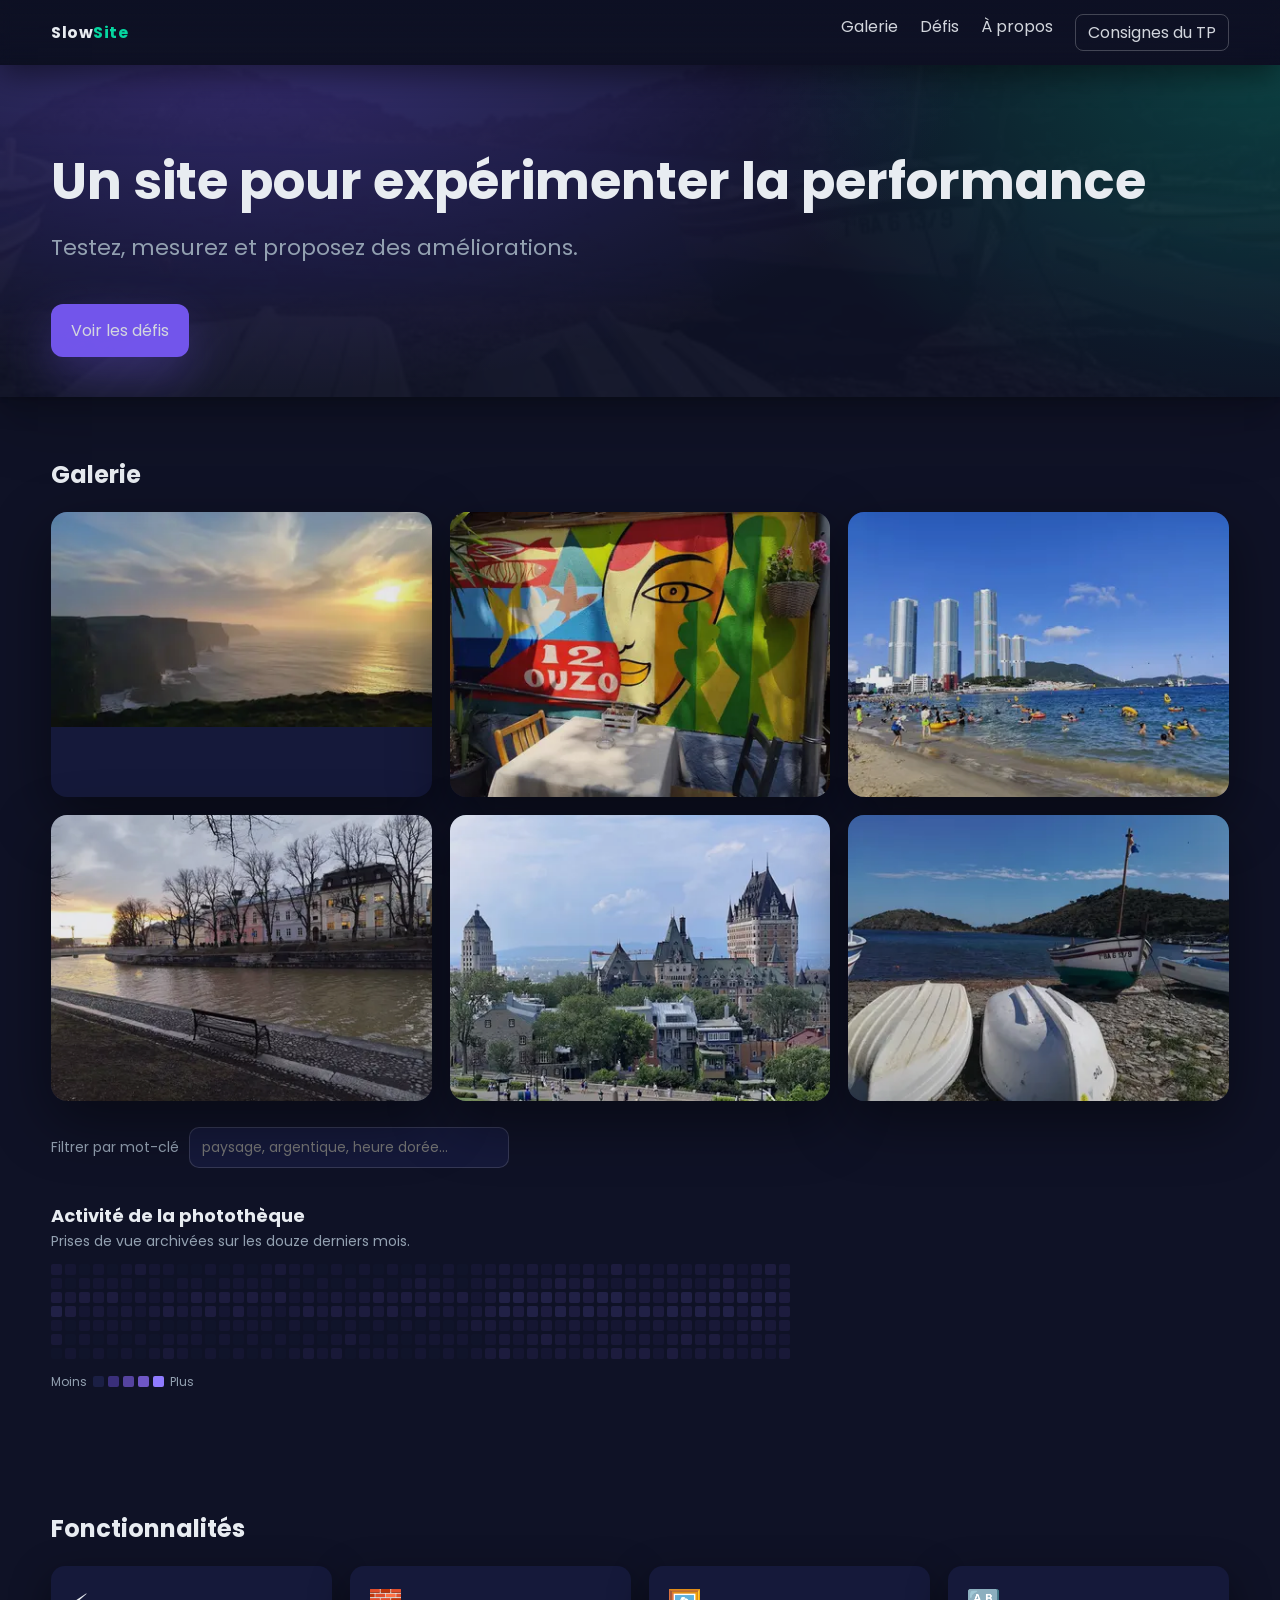
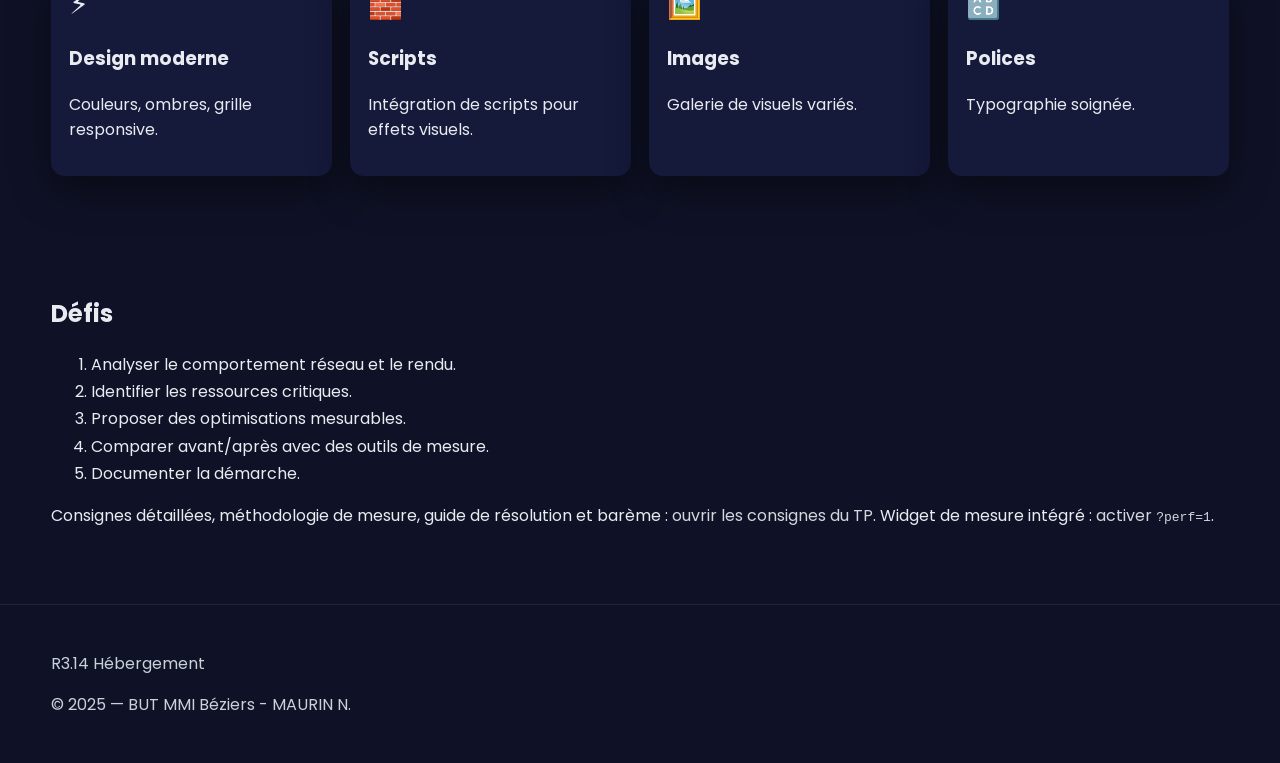
<file: index.html>
<!DOCTYPE html>
<html lang="fr">
  <head>
    <meta charset="utf-8" />
    <meta name="viewport" content="width=device-width, initial-scale=1" />
    <title>Site non optimisé...</title>

    <link rel="icon" type="image/svg+xml" href="img/favicon.svg" />
    <link rel="icon" type="image/png" sizes="32x32" href="img/favicon-32.png" />

    <link rel="preconnect" href="https://fonts.googleapis.com" />
    <link rel="preconnect" href="https://fonts.gstatic.com" crossorigin />
    <link rel="stylesheet" href="https://fonts.googleapis.com/css2?family=Poppins:wght@400;600&display=swap" />
    <link rel="stylesheet" href="css/styles.css" />

    <script src="js/app.js" defer></script>

    <!-- ===== Infrastructure du TP : hors exercice =====================
         Le bouton « Consignes » et sa fenêtre ne font pas partie du site à
         optimiser. Inutile de les analyser, les optimiser ou les supprimer.
         Volontairement en ligne : aucune requête supplémentaire, et rien ne
         casse quand vous réécrivez css/styles.css ou js/app.js.
         ================================================================ -->
    <style>
      .tp-link{border:1px solid rgba(255,255,255,.25);border-radius:8px;padding:5px 12px}
      .tp-link:hover{background:rgba(255,255,255,.08)}
      /* Cette entrée de menu supplémentaire fait déborder la barre sur petit
         écran : on autorise le retour à la ligne. */
      @media (max-width:640px){
        .menu{flex-wrap:wrap;justify-content:flex-end;gap:8px 14px}
      }
      #tp-modal{width:min(1000px,94vw);height:min(86vh,900px);padding:0;border:0;
        border-radius:14px;background:#0f1226;color:#E8ECF1;overflow:hidden}
      #tp-modal::backdrop{background:rgba(4,6,18,.72)}
      .tp-modal-bar{display:flex;align-items:center;justify-content:space-between;
        gap:12px;padding:10px 14px;border-bottom:1px solid rgba(255,255,255,.12);
        font:600 15px/1.3 system-ui,Segoe UI,Roboto,Arial,sans-serif}
      .tp-modal-bar button{background:transparent;color:#E8ECF1;cursor:pointer;
        border:1px solid rgba(255,255,255,.25);border-radius:8px;padding:5px 11px;font:inherit}
      .tp-modal-bar button:hover{background:rgba(255,255,255,.1)}
      #tp-modal iframe{display:block;width:100%;height:calc(100% - 45px);border:0}
    </style>
  </head>
  <body>
    <div class="topbar">
      <div class="container nav">
        <div class="logo">Slow<span>Site</span></div>
        <div class="menu">
          <a href="#galerie">Galerie</a>
          <a href="#defis">Défis</a>
          <a href="#apropos">À propos</a>
          <a class="tp-link js-consignes" href="consignes.html">Consignes du TP</a>
        </div>
      </div>
    </div>

    <div class="hero">
      <div class="container hero-inner">
        <div class="hero-text">
          <h1>Un site pour expérimenter la performance</h1>
          <p>Testez, mesurez et proposez des améliorations.</p>
          <a class="cta" href="#defis">Voir les défis</a>
        </div>
      </div>
    </div>

    <div id="galerie" class="section gallery">
      <div class="container">
        <h2>Galerie</h2>
        <div class="grid">
          <div class="card" data-mots="paysage montagne aube brume grand angle">
            <a href="img1.html"><picture><source type="image/webp" srcset="img/img1-400.webp 400w, img/img1-800.webp 800w, img/img1-1200.webp 1200w" sizes="(max-width:560px) 92vw, (max-width:900px) 46vw, (max-width:1304px) 30vw, 376px"><img src="img/img1.jpg" alt="Image 1" width="1200" height="677" decoding="async" /></picture></a>
          </div>
          <div class="card" data-mots="architecture ville façade contraste élevé">
            <a href="img2.html"><picture><source type="image/webp" srcset="img/img2-400.webp 400w, img/img2-800.webp 800w, img/img2-1200.webp 1200w" sizes="(max-width:560px) 92vw, (max-width:900px) 46vw, (max-width:1304px) 30vw, 376px"><img src="img/img2.jpg" alt="Image 2" width="1200" height="900" decoding="async" /></picture></a>
          </div>
          <div class="card" data-mots="portrait studio clair-obscur noir profond">
            <a href="img3.html"><picture><source type="image/webp" srcset="img/img3-400.webp 400w, img/img3-800.webp 800w, img/img3-1200.webp 1200w" sizes="(max-width:560px) 92vw, (max-width:900px) 46vw, (max-width:1304px) 30vw, 376px"><img src="img/img3.jpg" alt="Image 3" width="1200" height="900" decoding="async" /></picture></a>
          </div>
          <div class="card" data-mots="littoral falaise heure dorée pose longue">
            <a href="img4.html"><picture><source type="image/webp" srcset="img/img4-400.webp 400w, img/img4-800.webp 800w, img/img4-1200.webp 1200w" sizes="(max-width:560px) 92vw, (max-width:900px) 46vw, (max-width:1304px) 30vw, 376px"><img src="img/img4.jpg" alt="Image 4" width="1200" height="900" loading="lazy" decoding="async" /></picture></a>
          </div>
          <div class="card" data-mots="photo de rue ruelle silhouette monochrome">
            <a href="img5.html"><picture><source type="image/webp" srcset="img/img5-400.webp 400w, img/img5-800.webp 800w, img/img5-1200.webp 1200w" sizes="(max-width:560px) 92vw, (max-width:900px) 46vw, (max-width:1304px) 30vw, 376px"><img src="img/img5.jpg" alt="Image 5" width="1200" height="900" loading="lazy" decoding="async" /></picture></a>
          </div>
          <div class="card" data-mots="forêt sentier lumière rasante macro">
            <a href="img6.html"><picture><source type="image/webp" srcset="img/img6-400.webp 400w, img/img6-800.webp 800w, img/img6-1200.webp 1200w" sizes="(max-width:560px) 92vw, (max-width:900px) 46vw, (max-width:1304px) 30vw, 376px"><img src="img/img6.jpg" alt="Image 6" width="1200" height="900" loading="lazy" decoding="async" /></picture></a>
          </div>
        </div>
        <div class="gallery-filter">
          <label for="q">Filtrer par mot-clé</label>
          <input id="q" type="search" list="motscles" autocomplete="off"
                 placeholder="paysage, argentique, heure dorée…" />
          <datalist id="motscles"></datalist>
          <p id="filter-info" class="filter-info"></p>
        </div>

        <div class="activity">
          <h3 class="activity-title">Activité de la photothèque</h3>
          <p class="activity-sub">Prises de vue archivées sur les douze derniers mois.</p>
          <div class="activity-scroll">
            <div id="calendrier" class="calendar"></div>
          </div>
          <p class="activity-legend">
            <span>Moins</span>
            <i class="lvl lvl-0"></i><i class="lvl lvl-1"></i><i class="lvl lvl-2"></i><i class="lvl lvl-3"></i><i class="lvl lvl-4"></i>
            <span>Plus</span>
          </p>
        </div>
      </div>
    </div>

    <div id="apropos" class="section features">
      <div class="container">
        <h2>Fonctionnalités</h2>
        <div class="features-grid">
          <div class="feature">
            <div class="icon">⚡</div>
            <h3>Design moderne</h3>
            <p>Couleurs, ombres, grille responsive.</p>
          </div>
          <div class="feature">
            <div class="icon">🧱</div>
            <h3>Scripts</h3>
            <p>Intégration de scripts pour effets visuels.</p>
          </div>
          <div class="feature">
            <div class="icon">🖼️</div>
            <h3>Images</h3>
            <p>Galerie de visuels variés.</p>
          </div>
          <div class="feature">
            <div class="icon">🔠</div>
            <h3>Polices</h3>
            <p>Typographie soignée.</p>
          </div>
        </div>
      </div>
    </div>

    <div id="defis" class="section challenges">
      <div class="container">
        <h2>Défis</h2>
        <ol>
          <li>Analyser le comportement réseau et le rendu.</li>
          <li>Identifier les ressources critiques.</li>
          <li>Proposer des optimisations mesurables.</li>
          <li>Comparer avant/après avec des outils de mesure.</li>
          <li>Documenter la démarche.</li>
        </ol>
        <p>
          Consignes détaillées, méthodologie de mesure, guide de résolution et
          barème : <a class="js-consignes" href="consignes.html">ouvrir les
          consignes du TP</a>. Widget de mesure intégré :
          <a href="?perf=1">activer <code>?perf=1</code></a>.
        </p>
      </div>
    </div>

    <div class="footer">
      <div class="container">
        <p>R3.14 Hébergement</p>
        <p>© 2025 — BUT MMI Béziers - MAURIN N.</p>
      </div>
    </div>

    <!-- ===== Infrastructure du TP : hors exercice ===================== -->
    <dialog id="tp-modal" aria-labelledby="tp-modal-titre">
      <div class="tp-modal-bar">
        <span id="tp-modal-titre">Consignes du TP</span>
        <span>
          <a class="tp-link" href="consignes.html" target="_blank" rel="noopener">Ouvrir dans un onglet</a>
          <button type="button" data-tp-close>Fermer</button>
        </span>
      </div>
      <iframe title="Consignes du TP" data-src="consignes.html"></iframe>
    </dialog>

    <script>
      /* Ouvre les consignes en fenêtre modale. Sans JavaScript, ou si
         <dialog> n'est pas supporté, les liens naviguent normalement vers
         consignes.html : le contenu reste accessible dans tous les cas.
         L'iframe n'est chargée qu'à la première ouverture, pour ne rien
         ajouter au chargement de la page mesurée. */
      (function () {
        var modal = document.getElementById('tp-modal');
        var liens = document.querySelectorAll('.js-consignes');
        if (!modal || !liens.length || typeof modal.showModal !== 'function') return;

        var frame = modal.querySelector('iframe');
        for (var i = 0; i < liens.length; i++) {
          liens[i].addEventListener('click', function (e) {
            e.preventDefault();
            if (!frame.getAttribute('src')) {
              frame.setAttribute('src', frame.dataset.src);
            }
            modal.showModal();
          });
        }
        modal.querySelector('[data-tp-close]').addEventListener('click', function () {
          modal.close();
        });
        // Échap ne remonte pas d'une iframe vers le <dialog> parent : on
        // écoute donc aussi dans le document embarqué (même origine).
        frame.addEventListener('load', function () {
          try {
            frame.contentDocument.addEventListener('keydown', function (e) {
              if (e.key === 'Escape') modal.close();
            });
          } catch (err) { /* origine différente : la touche Échap n'agira pas */ }
        });
        // Clic sur le fond sombre : la cible est alors le <dialog> lui-même.
        modal.addEventListener('click', function (e) {
          if (e.target === modal) modal.close();
        });
      })();
      /* ================================================================ */

      if (new URLSearchParams(location.search).has('perf')) {
        var s = document.createElement('script');
        s.src = 'js/metrics.js';
        s.defer = true;
        document.head.appendChild(s);
      }
    </script>
  </body>
</html>
</file>
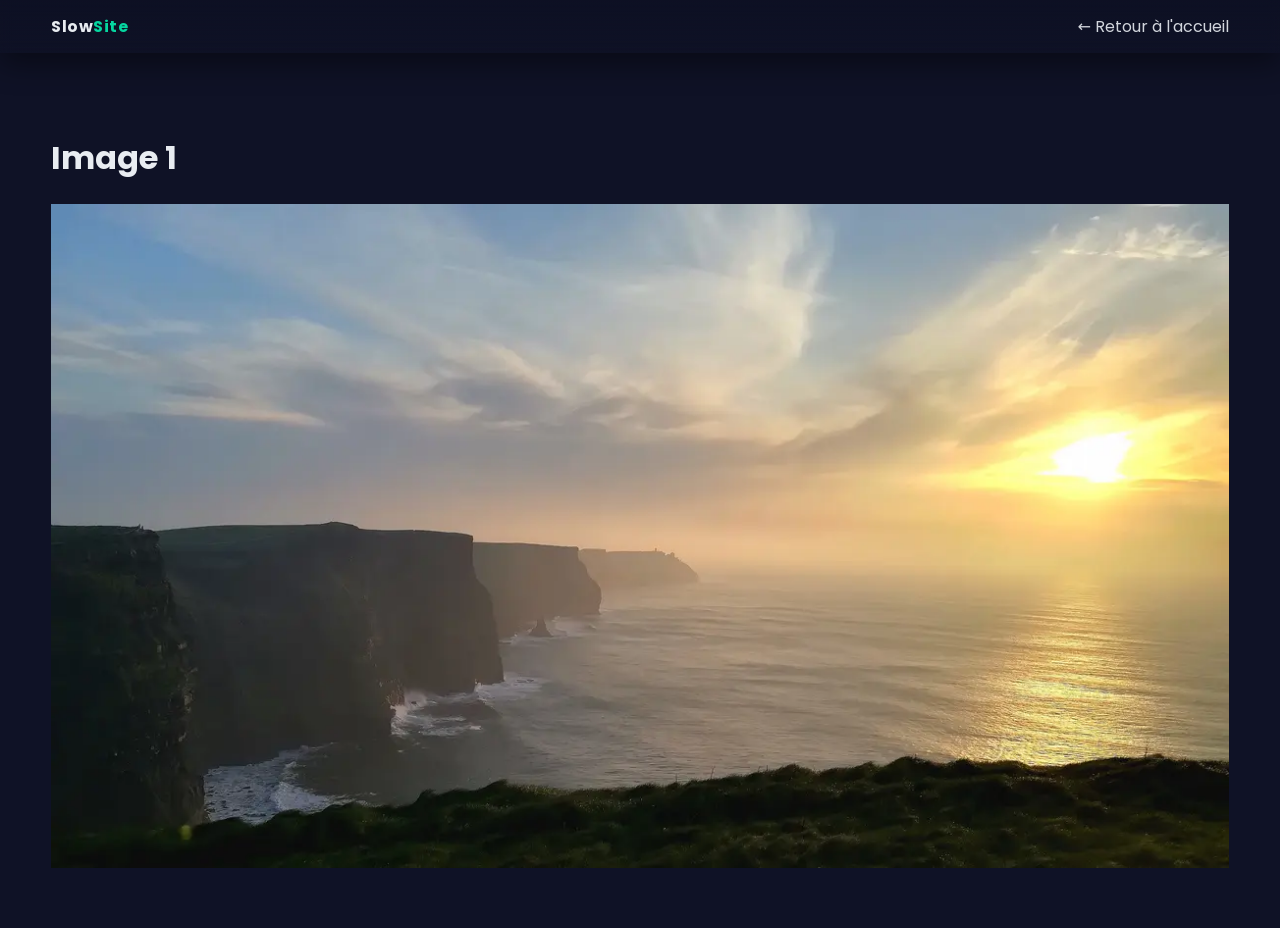
<file: img1.html>
<!DOCTYPE html>
<html lang="fr">
<head>
  <meta charset="utf-8" />
  <meta name="viewport" content="width=device-width, initial-scale=1" />
  <title>Image 1</title>
  <link rel="icon" type="image/svg+xml" href="img/favicon.svg">
  <link rel="icon" type="image/png" sizes="32x32" href="img/favicon-32.png">
  <link rel="preconnect" href="https://fonts.googleapis.com">
  <link rel="preconnect" href="https://fonts.gstatic.com" crossorigin>
  <link rel="stylesheet" href="https://fonts.googleapis.com/css2?family=Poppins:wght@400;600&display=swap">
  <link rel="stylesheet" href="css/styles.css">
</head>
<body>
  <div class="topbar"><div class="container nav"><div class="logo">Slow<span>Site</span></div><div class="menu"><a href="index.html">← Retour à l'accueil</a></div></div></div>
  <div class="section image-page"><div class="container">
    <h1>Image 1</h1>
    <div class="image-wrapper"><picture><source type="image/webp" srcset="img/img1-800.webp 800w, img/img1-1200.webp 1200w, img/img1-1600.webp 1600w" sizes="(max-width:1304px) 92vw, 1200px"><img src="img/img1.jpg" alt="Image 1" width="1200" height="677" fetchpriority="high"></picture></div>
  </div></div>
  <script>
    if (new URLSearchParams(location.search).has('perf')) {
      var s = document.createElement('script');
      s.src = 'js/metrics.js'; s.defer = true; document.head.appendChild(s);
    }
  </script>
</body>
</html>
</file>
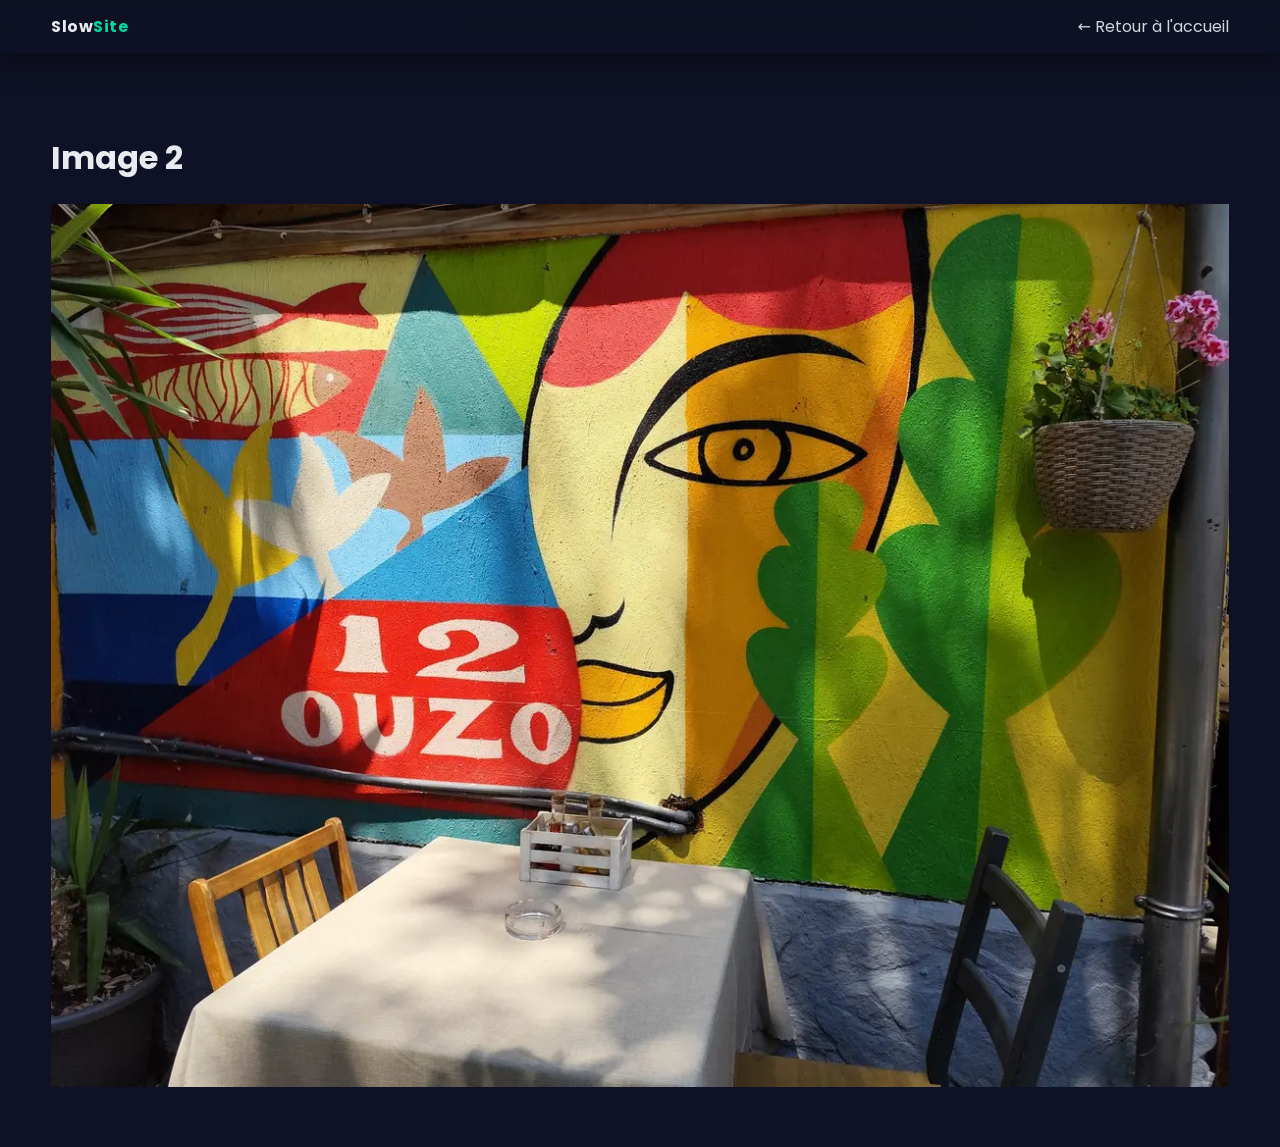
<file: img2.html>
<!DOCTYPE html>
<html lang="fr">
<head>
  <meta charset="utf-8" />
  <meta name="viewport" content="width=device-width, initial-scale=1" />
  <title>Image 2</title>
  <link rel="icon" type="image/svg+xml" href="img/favicon.svg">
  <link rel="icon" type="image/png" sizes="32x32" href="img/favicon-32.png">
  <link rel="preconnect" href="https://fonts.googleapis.com">
  <link rel="preconnect" href="https://fonts.gstatic.com" crossorigin>
  <link rel="stylesheet" href="https://fonts.googleapis.com/css2?family=Poppins:wght@400;600&display=swap">
  <link rel="stylesheet" href="css/styles.css">
</head>
<body>
  <div class="topbar"><div class="container nav"><div class="logo">Slow<span>Site</span></div><div class="menu"><a href="index.html">← Retour à l'accueil</a></div></div></div>
  <div class="section image-page"><div class="container">
    <h1>Image 2</h1>
    <div class="image-wrapper"><picture><source type="image/webp" srcset="img/img2-800.webp 800w, img/img2-1200.webp 1200w, img/img2-1600.webp 1600w" sizes="(max-width:1304px) 92vw, 1200px"><img src="img/img2.jpg" alt="Image 2" width="1200" height="900" fetchpriority="high"></picture></div>
  </div></div>
  <script>
    if (new URLSearchParams(location.search).has('perf')) {
      var s = document.createElement('script');
      s.src = 'js/metrics.js'; s.defer = true; document.head.appendChild(s);
    }
  </script>
</body>
</html>
</file>
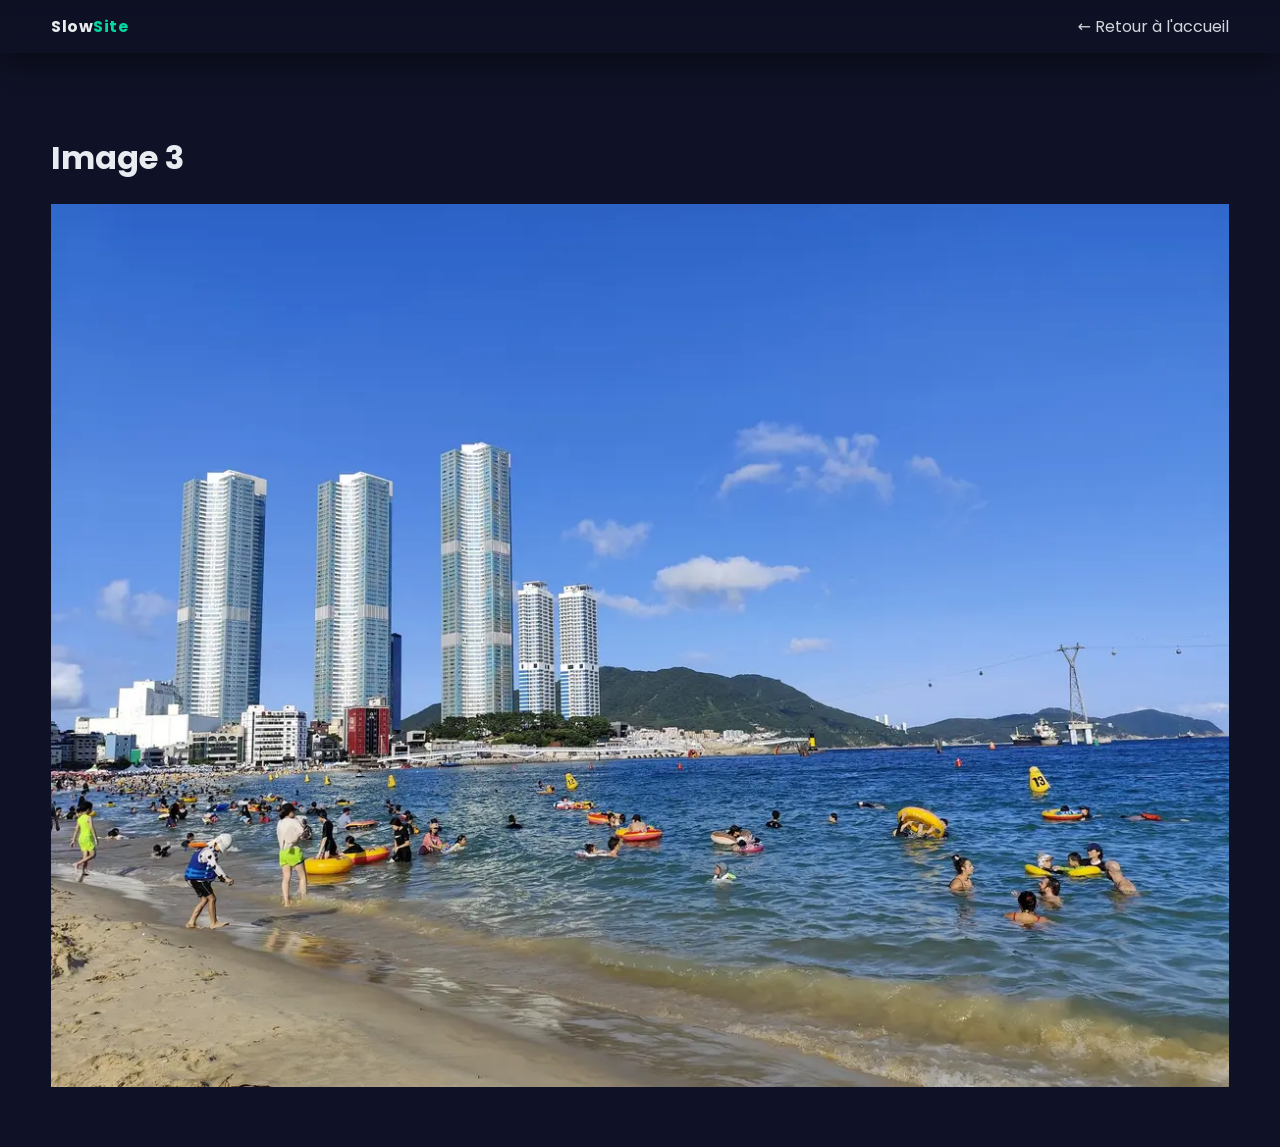
<file: img3.html>
<!DOCTYPE html>
<html lang="fr">
<head>
  <meta charset="utf-8" />
  <meta name="viewport" content="width=device-width, initial-scale=1" />
  <title>Image 3</title>
  <link rel="icon" type="image/svg+xml" href="img/favicon.svg">
  <link rel="icon" type="image/png" sizes="32x32" href="img/favicon-32.png">
  <link rel="preconnect" href="https://fonts.googleapis.com">
  <link rel="preconnect" href="https://fonts.gstatic.com" crossorigin>
  <link rel="stylesheet" href="https://fonts.googleapis.com/css2?family=Poppins:wght@400;600&display=swap">
  <link rel="stylesheet" href="css/styles.css">
</head>
<body>
  <div class="topbar"><div class="container nav"><div class="logo">Slow<span>Site</span></div><div class="menu"><a href="index.html">← Retour à l'accueil</a></div></div></div>
  <div class="section image-page"><div class="container">
    <h1>Image 3</h1>
    <div class="image-wrapper"><picture><source type="image/webp" srcset="img/img3-800.webp 800w, img/img3-1200.webp 1200w, img/img3-1600.webp 1600w" sizes="(max-width:1304px) 92vw, 1200px"><img src="img/img3.jpg" alt="Image 3" width="1200" height="900" fetchpriority="high"></picture></div>
  </div></div>
  <script>
    if (new URLSearchParams(location.search).has('perf')) {
      var s = document.createElement('script');
      s.src = 'js/metrics.js'; s.defer = true; document.head.appendChild(s);
    }
  </script>
</body>
</html>
</file>
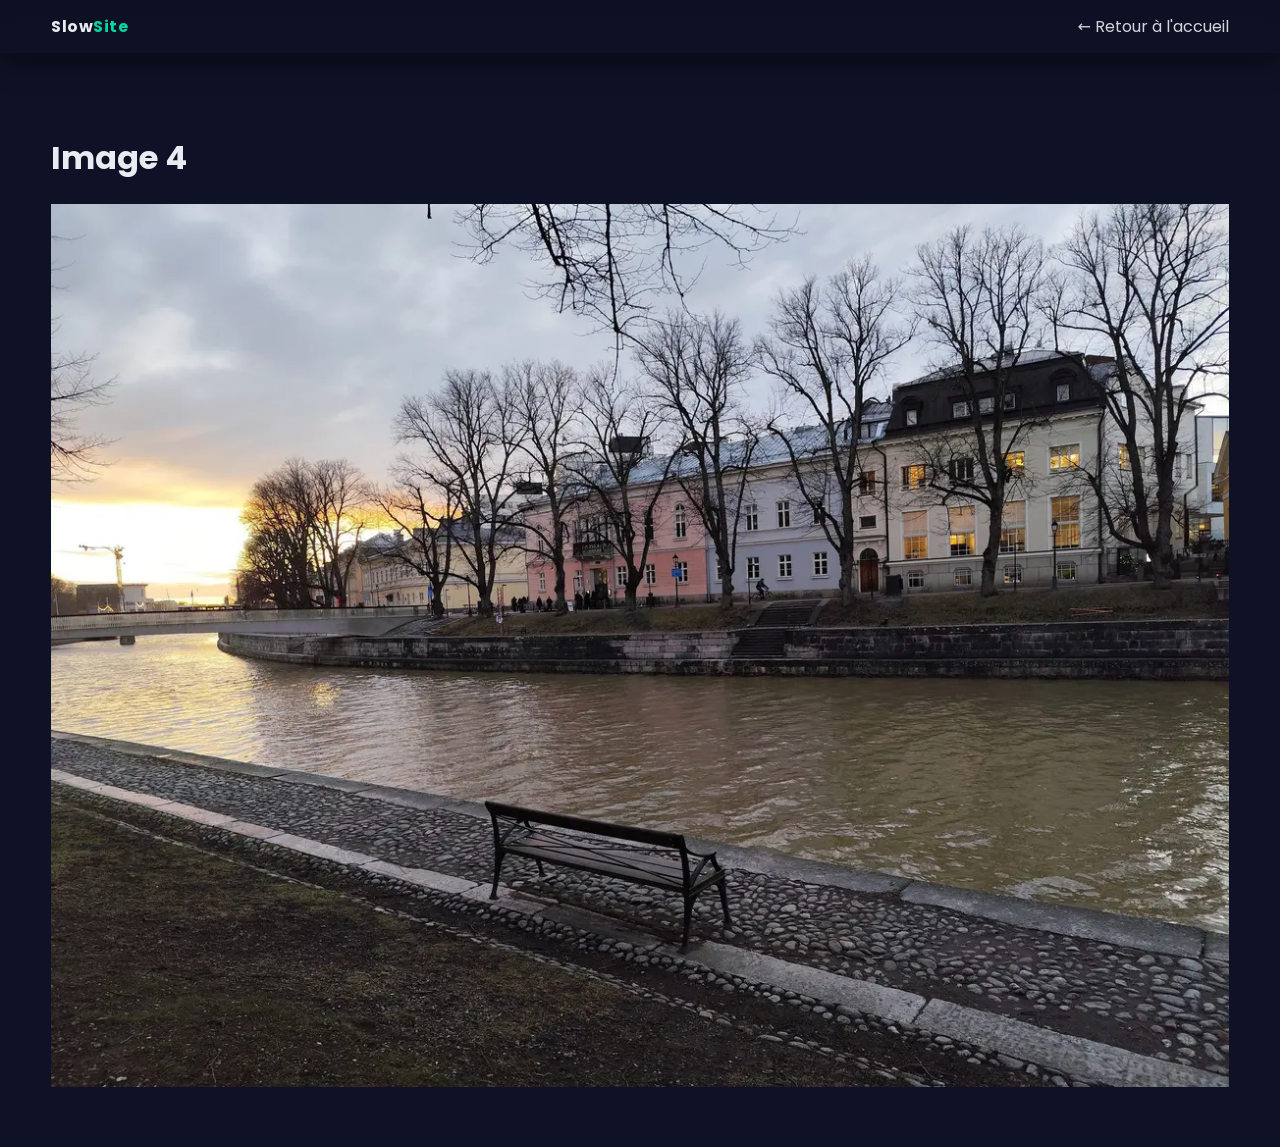
<file: img4.html>
<!DOCTYPE html>
<html lang="fr">
<head>
  <meta charset="utf-8" />
  <meta name="viewport" content="width=device-width, initial-scale=1" />
  <title>Image 4</title>
  <link rel="icon" type="image/svg+xml" href="img/favicon.svg">
  <link rel="icon" type="image/png" sizes="32x32" href="img/favicon-32.png">
  <link rel="preconnect" href="https://fonts.googleapis.com">
  <link rel="preconnect" href="https://fonts.gstatic.com" crossorigin>
  <link rel="stylesheet" href="https://fonts.googleapis.com/css2?family=Poppins:wght@400;600&display=swap">
  <link rel="stylesheet" href="css/styles.css">
</head>
<body>
  <div class="topbar"><div class="container nav"><div class="logo">Slow<span>Site</span></div><div class="menu"><a href="index.html">← Retour à l'accueil</a></div></div></div>
  <div class="section image-page"><div class="container">
    <h1>Image 4</h1>
    <div class="image-wrapper"><picture><source type="image/webp" srcset="img/img4-800.webp 800w, img/img4-1200.webp 1200w, img/img4-1600.webp 1600w" sizes="(max-width:1304px) 92vw, 1200px"><img src="img/img4.jpg" alt="Image 4" width="1200" height="900" fetchpriority="high"></picture></div>
  </div></div>
  <script>
    if (new URLSearchParams(location.search).has('perf')) {
      var s = document.createElement('script');
      s.src = 'js/metrics.js'; s.defer = true; document.head.appendChild(s);
    }
  </script>
</body>
</html>
</file>
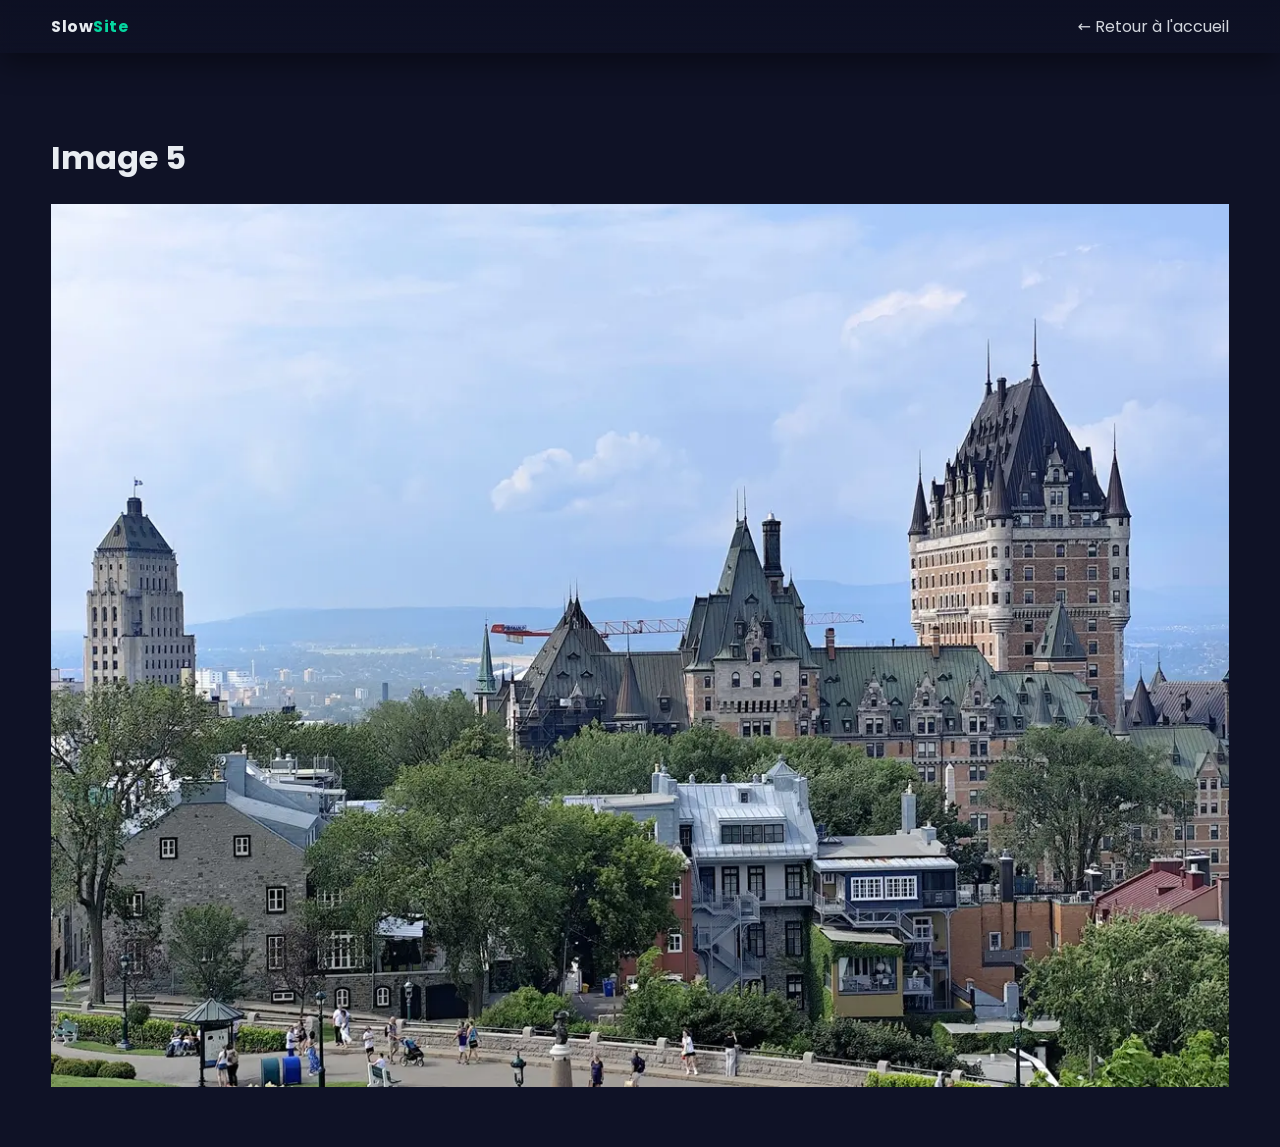
<file: img5.html>
<!DOCTYPE html>
<html lang="fr">
<head>
  <meta charset="utf-8" />
  <meta name="viewport" content="width=device-width, initial-scale=1" />
  <title>Image 5</title>
  <link rel="icon" type="image/svg+xml" href="img/favicon.svg">
  <link rel="icon" type="image/png" sizes="32x32" href="img/favicon-32.png">
  <link rel="preconnect" href="https://fonts.googleapis.com">
  <link rel="preconnect" href="https://fonts.gstatic.com" crossorigin>
  <link rel="stylesheet" href="https://fonts.googleapis.com/css2?family=Poppins:wght@400;600&display=swap">
  <link rel="stylesheet" href="css/styles.css">
</head>
<body>
  <div class="topbar"><div class="container nav"><div class="logo">Slow<span>Site</span></div><div class="menu"><a href="index.html">← Retour à l'accueil</a></div></div></div>
  <div class="section image-page"><div class="container">
    <h1>Image 5</h1>
    <div class="image-wrapper"><picture><source type="image/webp" srcset="img/img5-800.webp 800w, img/img5-1200.webp 1200w, img/img5-1600.webp 1600w" sizes="(max-width:1304px) 92vw, 1200px"><img src="img/img5.jpg" alt="Image 5" width="1200" height="900" fetchpriority="high"></picture></div>
  </div></div>
  <script>
    if (new URLSearchParams(location.search).has('perf')) {
      var s = document.createElement('script');
      s.src = 'js/metrics.js'; s.defer = true; document.head.appendChild(s);
    }
  </script>
</body>
</html>
</file>
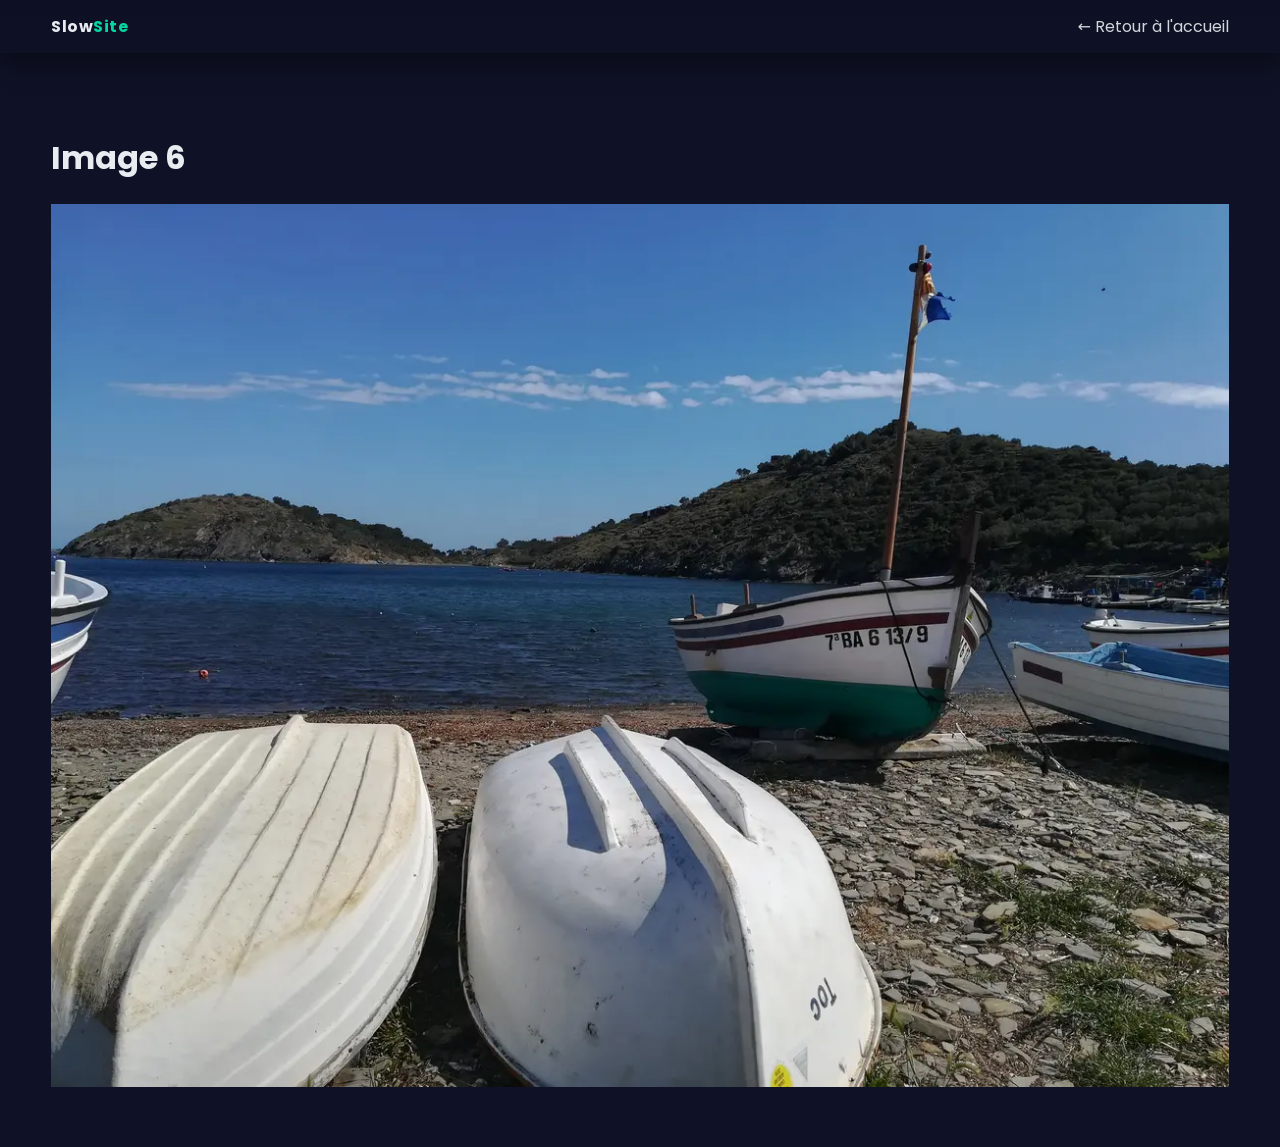
<file: img6.html>
<!DOCTYPE html>
<html lang="fr">
<head>
  <meta charset="utf-8" />
  <meta name="viewport" content="width=device-width, initial-scale=1" />
  <title>Image 6</title>
  <link rel="icon" type="image/svg+xml" href="img/favicon.svg">
  <link rel="icon" type="image/png" sizes="32x32" href="img/favicon-32.png">
  <link rel="preconnect" href="https://fonts.googleapis.com">
  <link rel="preconnect" href="https://fonts.gstatic.com" crossorigin>
  <link rel="stylesheet" href="https://fonts.googleapis.com/css2?family=Poppins:wght@400;600&display=swap">
  <link rel="stylesheet" href="css/styles.css">
</head>
<body>
  <div class="topbar"><div class="container nav"><div class="logo">Slow<span>Site</span></div><div class="menu"><a href="index.html">← Retour à l'accueil</a></div></div></div>
  <div class="section image-page"><div class="container">
    <h1>Image 6</h1>
    <div class="image-wrapper"><picture><source type="image/webp" srcset="img/img6-800.webp 800w, img/img6-1200.webp 1200w, img/img6-1600.webp 1600w" sizes="(max-width:1304px) 92vw, 1200px"><img src="img/img6.jpg" alt="Image 6" width="1200" height="900" fetchpriority="high"></picture></div>
  </div></div>
  <script>
    if (new URLSearchParams(location.search).has('perf')) {
      var s = document.createElement('script');
      s.src = 'js/metrics.js'; s.defer = true; document.head.appendChild(s);
    }
  </script>
</body>
</html>
</file>
<file: css/styles.css>
/* ===== ex-theme-legacy.css : seule la texture du bandeau était utilisée ===== */
/* Texture d'arrière-plan du bandeau principal.
   Affichée à 4 % d'opacité : une version 480 px très compressée suffit
   (l'ancien fichier était une copie 3968 px / 3,2 Mo de img6.jpg). */
.hero{position:relative;overflow:hidden}
.hero::before{
  content:"";
  position:absolute;
  inset:0;
  background:url('../img/hero-bg.webp') center / cover no-repeat;
  opacity:.04;
  pointer-events:none;
}
.hero-inner{position:relative;z-index:1}

/* ===== ex-extra.css : seule la triple ombre était utilisée ===== */
.hero, .card, .feature, .cta{
  box-shadow:
    0 2px 4px rgba(0,0,0,.14),
    0 8px 24px rgba(0,0,0,.22),
    0 24px 60px rgba(0,0,0,.18);
}

/* ===== styles.css ===== */
:root{--bg:#0f1226;--fg:#E8ECF1;--muted:#93A1B1;--primary:#7C5CFF;--accent:#06D6A0;--card:#15193A;--shadow:rgba(0,0,0,0.45)}
*{box-sizing:border-box}
html,body{margin:0;padding:0;background:var(--bg);color:var(--fg);font-family:'Poppins',system-ui,Segoe UI,Roboto,Arial,sans-serif}
.container{width:min(1200px,92%);margin:0 auto}
a{color:var(--fg);text-decoration:none;opacity:.9}a:hover{opacity:1}
.topbar{position:sticky;top:0;backdrop-filter:blur(6px);background:linear-gradient(180deg,rgba(13,16,35,.8),rgba(13,16,35,.2));z-index:10;box-shadow:0 10px 30px var(--shadow)}
.nav{display:flex;align-items:center;justify-content:space-between;padding:14px 0}
.logo{font-weight:700;letter-spacing:.5px}.logo span{color:var(--accent)}.menu{display:flex;gap:22px}
.hero{padding:90px 0 40px;background:radial-gradient(1200px 600px at 20% -10%, rgba(124,92,255,.35), transparent 60%), radial-gradient(900px 600px at 100% 0%, rgba(6,214,160,.25), transparent 60%)}
.hero-inner{display:grid;grid-template-columns:1fr;gap:28px}
.hero h1{font-size:clamp(28px,4vw,56px);line-height:1.05;margin:0 0 10px}
.hero p{font-size:clamp(16px,1.8vw,22px);color:var(--muted)}
.cta{display:inline-block;margin-top:18px;background:var(--primary);padding:14px 20px;border-radius:12px;box-shadow:0 20px 50px rgba(124,92,255,.35);transition:transform .2s ease, box-shadow .2s ease}
.cta:hover{transform:translateY(-2px);box-shadow:0 28px 60px rgba(124,92,255,.45)}
.section{padding:60px 0}.section h2{margin:0 0 20px}
.gallery .grid{display:grid;grid-template-columns:repeat(3,1fr);gap:18px}
.card{background:var(--card);border-radius:16px;overflow:hidden;box-shadow:0 20px 60px var(--shadow)}
.card img{display:block;width:100%;height:auto;opacity:0;transition:opacity .6s ease}
.card img.loaded{opacity:1}
.features-grid{display:grid;grid-template-columns:repeat(4,1fr);gap:18px}
.feature{background:var(--card);padding:18px;border-radius:14px;box-shadow:0 14px 40px var(--shadow)}
.feature .icon{font-size:28px}
.challenges ol{line-height:1.7}
.footer{padding:30px 0;border-top:1px solid rgba(255,255,255,.08);color:#c9d1d9}
@media (max-width:900px){.features-grid{grid-template-columns:repeat(2,1fr)}.gallery .grid{grid-template-columns:repeat(2,1fr)}}
@media (max-width:560px){.features-grid{grid-template-columns:1fr}.gallery .grid{grid-template-columns:1fr}}

/* --- Filtrage de la galerie --- */
.gallery-filter{display:flex;align-items:center;flex-wrap:wrap;gap:10px;margin-top:26px}
.gallery-filter label{color:var(--muted);font-size:14px}
.gallery-filter input{background:var(--card);color:var(--fg);border:1px solid rgba(255,255,255,.14);
  border-radius:10px;padding:9px 12px;min-width:min(320px,100%);font:inherit;font-size:14px}
.gallery-filter input:focus{outline:2px solid var(--primary);outline-offset:1px}
.filter-info{margin:0;color:var(--muted);font-size:13px}
.card{transform:translateY(24px);transition:transform .35s ease}
.card.visible{transform:translateY(0)}

/* --- Calendrier d'activité --- */
.activity{margin-top:34px}
.activity-title{margin:0 0 2px;font-size:18px}
.activity-sub{margin:0 0 12px;color:var(--muted);font-size:14px}
.activity-scroll{overflow-x:auto;padding-bottom:4px}
.calendar{display:grid;grid-auto-flow:column;grid-template-rows:repeat(7,11px);
  grid-auto-columns:11px;gap:3px;width:max-content}
.cal-day{border-radius:2px;background:var(--lvl0)}
/* Opacité par ligne du calendrier, pilotée par app.js (fadeCalendar).
   Avant : une opacité en ligne écrite sur chacune des 371 cases à chaque
   cran de molette (371 recalculs de style + 371 transitions relancées).
   Ici : 7 propriétés personnalisées enregistrées (@property, donc
   animables) sur le seul conteneur, appliquées par un masque à bandes
   franches de 14 px (case 11 px + gouttière 3 px) : chaque ligne garde une
   opacité uniforme, avec la même transition de .25s qu'avant. */
@property --o0{syntax:'<number>';inherits:false;initial-value:1}
@property --o1{syntax:'<number>';inherits:false;initial-value:1}
@property --o2{syntax:'<number>';inherits:false;initial-value:1}
@property --o3{syntax:'<number>';inherits:false;initial-value:1}
@property --o4{syntax:'<number>';inherits:false;initial-value:1}
@property --o5{syntax:'<number>';inherits:false;initial-value:1}
@property --o6{syntax:'<number>';inherits:false;initial-value:1}
.calendar{-webkit-mask-image:linear-gradient(to bottom, rgba(0,0,0,var(--o0)) 0px 14px, rgba(0,0,0,var(--o1)) 14px 28px, rgba(0,0,0,var(--o2)) 28px 42px, rgba(0,0,0,var(--o3)) 42px 56px, rgba(0,0,0,var(--o4)) 56px 70px, rgba(0,0,0,var(--o5)) 70px 84px, rgba(0,0,0,var(--o6)) 84px 100%);
  mask-image:linear-gradient(to bottom, rgba(0,0,0,var(--o0)) 0px 14px, rgba(0,0,0,var(--o1)) 14px 28px, rgba(0,0,0,var(--o2)) 28px 42px, rgba(0,0,0,var(--o3)) 42px 56px, rgba(0,0,0,var(--o4)) 56px 70px, rgba(0,0,0,var(--o5)) 70px 84px, rgba(0,0,0,var(--o6)) 84px 100%);
  transition:--o0 .25s linear, --o1 .25s linear, --o2 .25s linear, --o3 .25s linear, --o4 .25s linear, --o5 .25s linear, --o6 .25s linear}
/* Rampe séquentielle à teinte unique, du plus sombre au plus clair. */
:root{--lvl0:#1b1f44;--lvl1:#3a2f7a;--lvl2:#55439f;--lvl3:#6f57c6;--lvl4:#8f7bff}
.cal-day[data-n="1"]{background:var(--lvl1)}
.cal-day[data-n="2"]{background:var(--lvl2)}
.cal-day[data-n="3"]{background:var(--lvl3)}
.cal-day[data-n="4"]{background:var(--lvl4)}
.activity-legend{display:flex;align-items:center;gap:4px;margin:10px 0 0;
  color:var(--muted);font-size:12px}
.activity-legend .lvl{width:11px;height:11px;border-radius:2px;display:inline-block}
.activity-legend .lvl-0{background:var(--lvl0)}.activity-legend .lvl-1{background:var(--lvl1)}
.activity-legend .lvl-2{background:var(--lvl2)}.activity-legend .lvl-3{background:var(--lvl3)}
.activity-legend .lvl-4{background:var(--lvl4)}
.activity-legend span:first-child{margin-right:2px}
.activity-legend span:last-child{margin-left:2px}

/* Hauteur régulière des cartes : toutes les photos sont en 4:3 sauf img1
   (16:9). La plus haute carte mesure donc toujours largeur × 3/4.
   aspect-ratio l'impose dès le premier rendu (avant : min-height calculé
   en JS après l'affichage → la carte 1 grandissait et poussait la carte 2,
   CLS mesuré à 0,011 en profil mobile). */
.card{aspect-ratio:4/3}

/* --- Images responsives --- */
.card picture{display:block}
/* Page détail : l'image ne doit jamais dépasser son conteneur
   (sans cette règle, la photo s'affichait à sa largeur native et la page
   défilait horizontalement, y compris sur mobile). */
.image-wrapper img{display:block;max-width:100%;height:auto}
</file>
